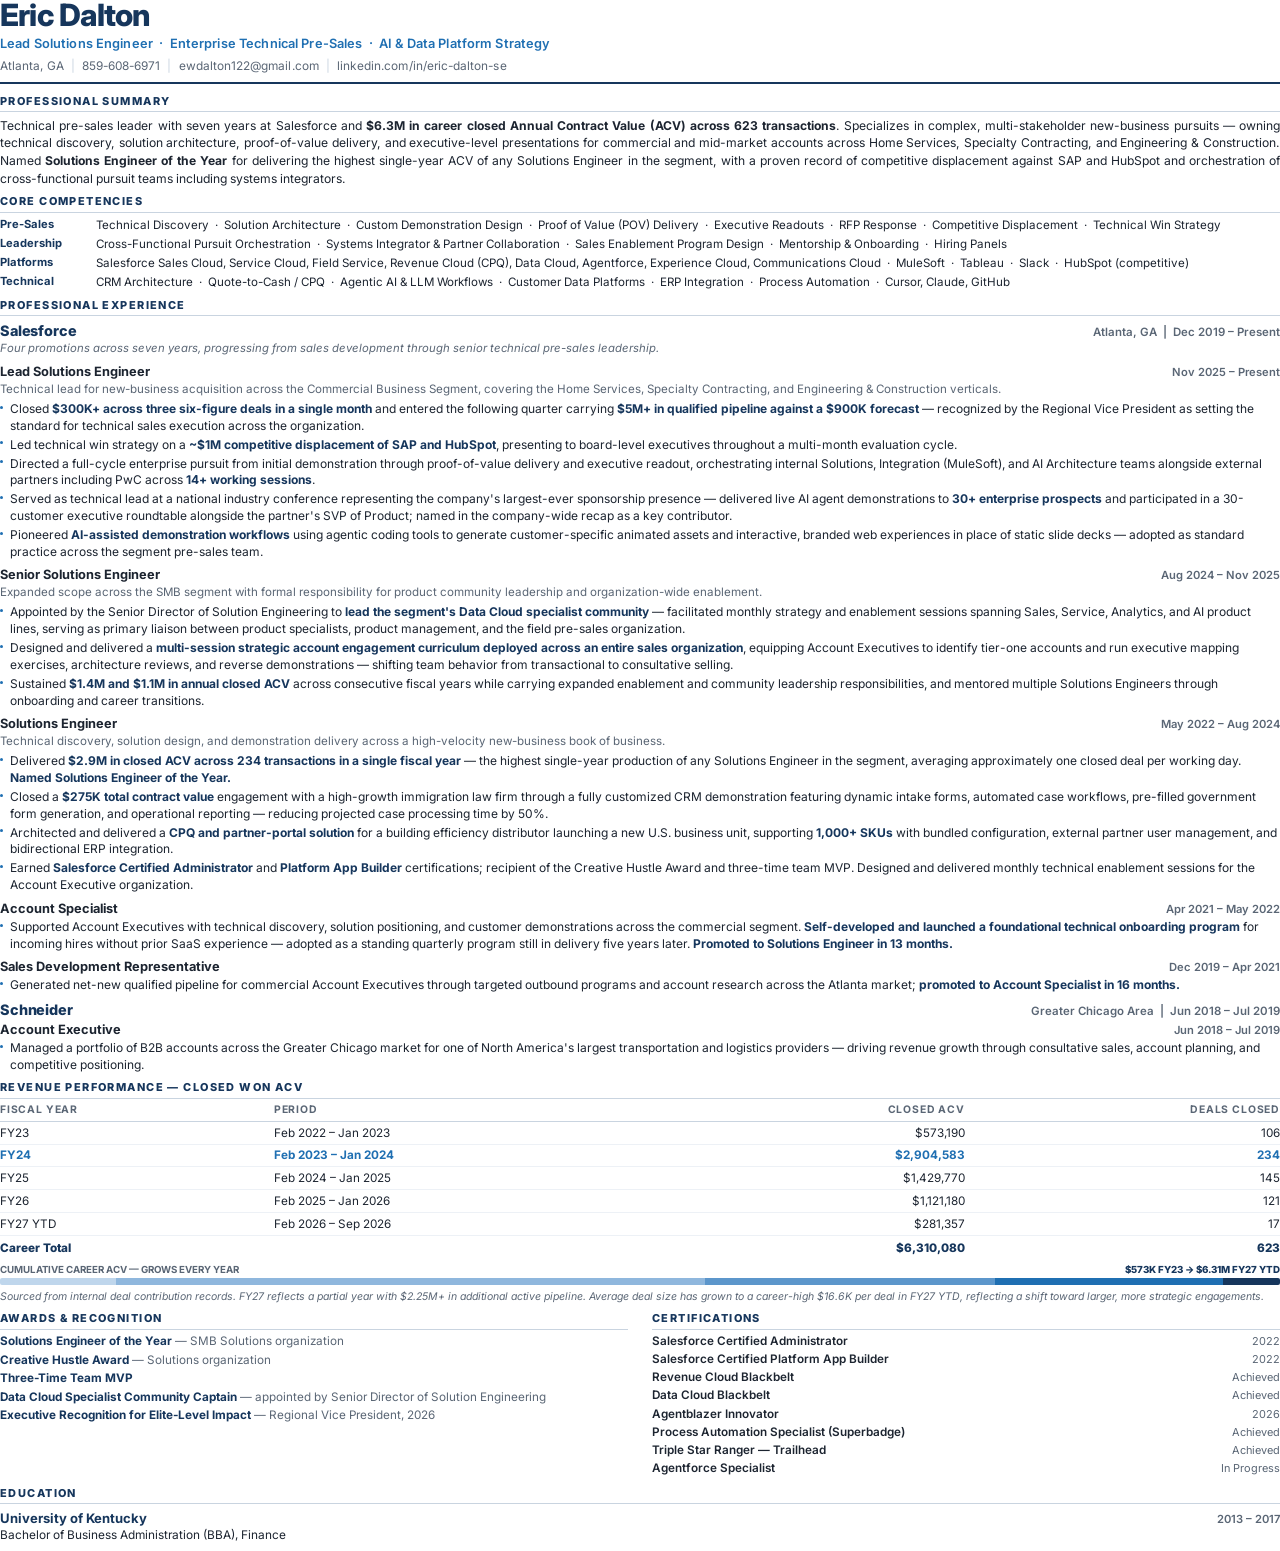
<file: resume.html>
<!DOCTYPE html>
<!--
  SYNC WARNING: this file is a separate, hand-authored copy of the résumé —
  it is NOT generated from the same source as Eric-Dalton-Resume.pdf (built
  by the reportlab/Python script elsewhere in this project). The two have
  drifted out of sync before (see the Revenue Performance section). Whenever
  you update one, check the other — content, numbers, and footnotes — and
  update it to match by hand. There is no shared data source today.
-->
<html lang="en">
<head>
<meta charset="UTF-8">
<title>Eric Dalton — Resume</title>
<link href="https://fonts.googleapis.com/css2?family=Inter:wght@400;500;600;700;800&display=swap" rel="stylesheet">
<style>
@page { size: letter; margin: 0.40in 0.55in; }

*, *::before, *::after { box-sizing: border-box; margin: 0; padding: 0; }

:root {
  --navy:   #16365C;
  --accent: #1F6FB2;
  --rule:   #C9D4E0;
  --text:   #1C2430;
  --muted:  #5A6675;
}

body {
  font-family: 'Inter', 'Helvetica Neue', Arial, sans-serif;
  font-size: 9.1pt;
  line-height: 1.38;
  color: var(--text);
  -webkit-font-smoothing: antialiased;
}

/* ── HEADER ─────────────────────────────── */
header { border-bottom: 2.5px solid var(--navy); padding-bottom: 7px; margin-bottom: 10px; }

.name {
  font-size: 23pt;
  font-weight: 800;
  letter-spacing: -0.025em;
  color: var(--navy);
  line-height: 1;
  margin-bottom: 4px;
}

.headline {
  font-size: 9.6pt;
  font-weight: 600;
  color: var(--accent);
  letter-spacing: 0.01em;
  margin-bottom: 6px;
}

.contact {
  font-size: 8.9pt;
  color: var(--muted);
  letter-spacing: 0.005em;
}
.contact span { white-space: nowrap; }
.contact .sep { color: var(--rule); margin: 0 7px; }
.contact a { color: inherit; text-decoration: none; }
.contact a:hover { text-decoration: underline; }

/* ── SECTIONS ───────────────────────────── */
section { margin-bottom: 7px; }

h2 {
  font-size: 8.2pt;
  font-weight: 800;
  text-transform: uppercase;
  letter-spacing: 0.13em;
  color: var(--navy);
  padding-bottom: 2.5px;
  margin-bottom: 4.5px;
  border-bottom: 1px solid var(--rule);
}

.summary { font-size: 9.1pt; line-height: 1.45; text-align: justify; }

/* ── COMPETENCIES ───────────────────────── */
.comp-row { display: flex; gap: 10px; margin-bottom: 2.8px; font-size: 8.7pt; line-height: 1.4; }
.comp-label {
  flex: 0 0 86px;
  font-weight: 700;
  color: var(--navy);
  font-size: 8.4pt;
}
.comp-val { flex: 1; color: var(--text); }

/* ── EMPLOYER ───────────────────────────── */
.employer { margin-bottom: 6px; }
.employer:last-child { margin-bottom: 0; }

.emp-head { display: flex; justify-content: space-between; align-items: baseline; margin-bottom: 1px; }
.emp-name { font-size: 10.8pt; font-weight: 800; color: var(--navy); letter-spacing: -0.01em; }
.emp-meta { font-size: 8.6pt; font-weight: 600; color: var(--muted); white-space: nowrap; }
.emp-note { font-size: 8.5pt; color: var(--muted); font-style: italic; margin-bottom: 5.5px; }

/* ── ROLE ───────────────────────────────── */
.role { margin-bottom: 5.5px; }
.role-head { break-after: avoid; }
.role:last-child { margin-bottom: 0; }

.role-head { display: flex; justify-content: space-between; align-items: baseline; margin-bottom: 1.5px; }
.role-title { font-size: 9.6pt; font-weight: 700; color: var(--text); }
.role-dates { font-size: 8.4pt; font-weight: 600; color: var(--muted); white-space: nowrap; }
.role-scope { font-size: 8.7pt; color: var(--muted); margin-bottom: 3px; line-height: 1.38; }

ul { list-style: none; }
li {
  position: relative;
  padding-left: 10px;
  margin-bottom: 2.2px;
  font-size: 9pt;
  line-height: 1.4;
}
li:last-child { margin-bottom: 0; }
li { break-inside: avoid; }
li::before {
  content: '';
  position: absolute;
  left: 0; top: 4.8px;
  width: 3px; height: 3px;
  border-radius: 50%;
  background: var(--accent);
}
li strong { font-weight: 700; color: var(--navy); }

/* ── PERFORMANCE TABLE ──────────────────── */
table { width: 100%; border-collapse: collapse; font-size: 8.8pt; }
th {
  text-align: left;
  font-size: 7.8pt;
  font-weight: 700;
  text-transform: uppercase;
  letter-spacing: 0.08em;
  color: var(--muted);
  padding: 0 0 3px;
  border-bottom: 1px solid var(--rule);
}
th.r, td.r { text-align: right; }
td { padding: 2.8px 0; border-bottom: 1px solid #EDF1F6; }
tr:last-child td { border-bottom: none; }
tr.total td {
  font-weight: 800;
  color: var(--navy);
  border-top: 1.5px solid var(--navy);
  border-bottom: none;
  padding-top: 4px;
}
.peak { color: var(--accent); font-weight: 700; }
.tbl-note { font-size: 7.9pt; color: var(--muted); font-style: italic; margin-top: 4px; line-height: 1.35; }

/* ── CUMULATIVE ACV STRIP ───────────────── */
/* The table alone makes FY24 look like the high point the career has been
   declining from since. This single bar — segmented by each year's share
   of the career total and shaded light-to-dark left to right, paired with
   the FY23 -> FY27 YTD cumulative-total callout above it — tells the
   "continuous progress" story instead: same intent as the PDF's cumulative-
   ACV chart line, kept to 2 compact lines so it doesn't push this print-
   constrained page past its existing page count. Plain CSS, renders
   identically on screen and in print — no JS/canvas dependency. */
.cum-strip { margin: 4px 0 5px; -webkit-print-color-adjust: exact; print-color-adjust: exact; }
.cum-strip-label {
  display: flex; justify-content: space-between; align-items: baseline;
  font-size: 7.3pt; font-weight: 700; color: var(--muted); margin-bottom: 1.8px;
}
.cum-strip-label .cum-growth { color: var(--navy); font-weight: 800; }
.cum-bar { display: flex; height: 7px; border-radius: 2px; overflow: hidden; }
.cum-seg { display: block; height: 100%; }
.cum-seg:nth-child(1) { background: #BFD6EC; }
.cum-seg:nth-child(2) { background: #8FB7DD; }
.cum-seg:nth-child(3) { background: #5C96CB; }
.cum-seg:nth-child(4) { background: var(--accent); }
.cum-seg:nth-child(5) { background: var(--navy); }

/* ── TWO-COLUMN BLOCK ───────────────────── */
.two-col { display: flex; gap: 24px; }
.two-col > div { flex: 1; }

.award { margin-bottom: 2.9px; font-size: 8.8pt; line-height: 1.33; }
.award-name { font-weight: 700; color: var(--navy); }
.award-detail { color: var(--muted); }

.cert { display: flex; justify-content: space-between; gap: 10px; margin-bottom: 2.6px; font-size: 8.8pt; line-height: 1.32; }
.cert-name { font-weight: 600; }
.cert-yr { color: var(--muted); font-size: 8.2pt; white-space: nowrap; flex-shrink: 0; }

/* ── EDUCATION ──────────────────────────── */
.edu-head { display: flex; justify-content: space-between; align-items: baseline; }
.edu-school { font-size: 9.8pt; font-weight: 700; color: var(--navy); }
.edu-dates { font-size: 8.4pt; font-weight: 600; color: var(--muted); }
.edu-degree { font-size: 8.9pt; color: var(--text); }

.pg-break { break-before: page; }
</style>
</head>
<body>

<header>
  <div class="name">Eric Dalton</div>
  <div class="headline">Lead Solutions Engineer &nbsp;·&nbsp; Enterprise Technical Pre-Sales &nbsp;·&nbsp; AI &amp; Data Platform Strategy</div>
  <div class="contact">
    <span>Atlanta, GA</span><span class="sep">|</span><a href="tel:+18596086971">859-608-6971</a><span class="sep">|</span><a href="mailto:ewdalton122@gmail.com">ewdalton122@gmail.com</a><span class="sep">|</span><span>linkedin.com/in/eric-dalton-se</span>
  </div>
</header>

<section>
  <h2>Professional Summary</h2>
  <p class="summary">Technical pre-sales leader with seven years at Salesforce and <strong>$6.3M in career closed Annual Contract Value (ACV) across 623 transactions</strong>. Specializes in complex, multi-stakeholder new-business pursuits — owning technical discovery, solution architecture, proof-of-value delivery, and executive-level presentations for commercial and mid-market accounts across Home Services, Specialty Contracting, and Engineering &amp; Construction. Named <strong>Solutions Engineer of the Year</strong> for delivering the highest single-year ACV of any Solutions Engineer in the segment, with a proven record of competitive displacement against SAP and HubSpot and orchestration of cross-functional pursuit teams including systems integrators.</p>
</section>

<section>
  <h2>Core Competencies</h2>
  <div class="comp-row">
    <div class="comp-label">Pre-Sales</div>
    <div class="comp-val">Technical Discovery &nbsp;·&nbsp; Solution Architecture &nbsp;·&nbsp; Custom Demonstration Design &nbsp;·&nbsp; Proof of Value (POV) Delivery &nbsp;·&nbsp; Executive Readouts &nbsp;·&nbsp; RFP Response &nbsp;·&nbsp; Competitive Displacement &nbsp;·&nbsp; Technical Win Strategy</div>
  </div>
  <div class="comp-row">
    <div class="comp-label">Leadership</div>
    <div class="comp-val">Cross-Functional Pursuit Orchestration &nbsp;·&nbsp; Systems Integrator &amp; Partner Collaboration &nbsp;·&nbsp; Sales Enablement Program Design &nbsp;·&nbsp; Mentorship &amp; Onboarding &nbsp;·&nbsp; Hiring Panels</div>
  </div>
  <div class="comp-row">
    <div class="comp-label">Platforms</div>
    <div class="comp-val">Salesforce Sales Cloud, Service Cloud, Field Service, Revenue Cloud (CPQ), Data Cloud, Agentforce, Experience Cloud, Communications Cloud &nbsp;·&nbsp; MuleSoft &nbsp;·&nbsp; Tableau &nbsp;·&nbsp; Slack &nbsp;·&nbsp; HubSpot (competitive)</div>
  </div>
  <div class="comp-row">
    <div class="comp-label">Technical</div>
    <div class="comp-val">CRM Architecture &nbsp;·&nbsp; Quote-to-Cash / CPQ &nbsp;·&nbsp; Agentic AI &amp; LLM Workflows &nbsp;·&nbsp; Customer Data Platforms &nbsp;·&nbsp; ERP Integration &nbsp;·&nbsp; Process Automation &nbsp;·&nbsp; Cursor, Claude, GitHub</div>
  </div>
</section>

<section>
  <h2>Professional Experience</h2>

  <div class="employer">
    <div class="emp-head">
      <div class="emp-name">Salesforce</div>
      <div class="emp-meta">Atlanta, GA &nbsp;|&nbsp; Dec 2019 – Present</div>
    </div>
    <div class="emp-note">Four promotions across seven years, progressing from sales development through senior technical pre-sales leadership.</div>

    <div class="role">
      <div class="role-head">
        <div class="role-title">Lead Solutions Engineer</div>
        <div class="role-dates">Nov 2025 – Present</div>
      </div>
      <div class="role-scope">Technical lead for new-business acquisition across the Commercial Business Segment, covering the Home Services, Specialty Contracting, and Engineering &amp; Construction verticals.</div>
      <ul>
        <li>Closed <strong>$300K+ across three six-figure deals in a single month</strong> and entered the following quarter carrying <strong>$5M+ in qualified pipeline against a $900K forecast</strong> — recognized by the Regional Vice President as setting the standard for technical sales execution across the organization.</li>
        <li>Led technical win strategy on a <strong>~$1M competitive displacement of SAP and HubSpot</strong>, presenting to board-level executives throughout a multi-month evaluation cycle.</li>
        <li>Directed a full-cycle enterprise pursuit from initial demonstration through proof-of-value delivery and executive readout, orchestrating internal Solutions, Integration (MuleSoft), and AI Architecture teams alongside external partners including PwC across <strong>14+ working sessions</strong>.</li>
        <li>Served as technical lead at a national industry conference representing the company's largest-ever sponsorship presence — delivered live AI agent demonstrations to <strong>30+ enterprise prospects</strong> and participated in a 30-customer executive roundtable alongside the partner's SVP of Product; named in the company-wide recap as a key contributor.</li>
        <li>Pioneered <strong>AI-assisted demonstration workflows</strong> using agentic coding tools to generate customer-specific animated assets and interactive, branded web experiences in place of static slide decks — adopted as standard practice across the segment pre-sales team.</li>
      </ul>
    </div>

    <div class="role">
      <div class="role-head">
        <div class="role-title">Senior Solutions Engineer</div>
        <div class="role-dates">Aug 2024 – Nov 2025</div>
      </div>
      <div class="role-scope">Expanded scope across the SMB segment with formal responsibility for product community leadership and organization-wide enablement.</div>
      <ul>
        <li>Appointed by the Senior Director of Solution Engineering to <strong>lead the segment's Data Cloud specialist community</strong> — facilitated monthly strategy and enablement sessions spanning Sales, Service, Analytics, and AI product lines, serving as primary liaison between product specialists, product management, and the field pre-sales organization.</li>
        <li>Designed and delivered a <strong>multi-session strategic account engagement curriculum deployed across an entire sales organization</strong>, equipping Account Executives to identify tier-one accounts and run executive mapping exercises, architecture reviews, and reverse demonstrations — shifting team behavior from transactional to consultative selling.</li>
        <li>Sustained <strong>$1.4M and $1.1M in annual closed ACV</strong> across consecutive fiscal years while carrying expanded enablement and community leadership responsibilities, and mentored multiple Solutions Engineers through onboarding and career transitions.</li>
      </ul>
    </div>

    <div class="role">
      <div class="role-head">
        <div class="role-title">Solutions Engineer</div>
        <div class="role-dates">May 2022 – Aug 2024</div>
      </div>
      <div class="role-scope">Technical discovery, solution design, and demonstration delivery across a high-velocity new-business book of business.</div>
      <ul>
        <li>Delivered <strong>$2.9M in closed ACV across 234 transactions in a single fiscal year</strong> — the highest single-year production of any Solutions Engineer in the segment, averaging approximately one closed deal per working day. <strong>Named Solutions Engineer of the Year.</strong></li>
        <li>Closed a <strong>$275K total contract value</strong> engagement with a high-growth immigration law firm through a fully customized CRM demonstration featuring dynamic intake forms, automated case workflows, pre-filled government form generation, and operational reporting — reducing projected case processing time by 50%.</li>
        <li>Architected and delivered a <strong>CPQ and partner-portal solution</strong> for a building efficiency distributor launching a new U.S. business unit, supporting <strong>1,000+ SKUs</strong> with bundled configuration, external partner user management, and bidirectional ERP integration.</li>
        <li>Earned <strong>Salesforce Certified Administrator</strong> and <strong>Platform App Builder</strong> certifications; recipient of the Creative Hustle Award and three-time team MVP. Designed and delivered monthly technical enablement sessions for the Account Executive organization.</li>
      </ul>
    </div>

    <div class="role">
      <div class="role-head">
        <div class="role-title">Account Specialist</div>
        <div class="role-dates">Apr 2021 – May 2022</div>
      </div>
      <ul>
        <li>Supported Account Executives with technical discovery, solution positioning, and customer demonstrations across the commercial segment. <strong>Self-developed and launched a foundational technical onboarding program</strong> for incoming hires without prior SaaS experience — adopted as a standing quarterly program still in delivery five years later. <strong>Promoted to Solutions Engineer in 13 months.</strong></li>
      </ul>
    </div>

    <div class="role">
      <div class="role-head">
        <div class="role-title">Sales Development Representative</div>
        <div class="role-dates">Dec 2019 – Apr 2021</div>
      </div>
      <ul>
        <li>Generated net-new qualified pipeline for commercial Account Executives through targeted outbound programs and account research across the Atlanta market; <strong>promoted to Account Specialist in 16 months.</strong></li>
      </ul>
    </div>
  </div>

  <div class="employer">
    <div class="emp-head">
      <div class="emp-name">Schneider</div>
      <div class="emp-meta">Greater Chicago Area &nbsp;|&nbsp; Jun 2018 – Jul 2019</div>
    </div>
    <div class="role">
      <div class="role-head">
        <div class="role-title">Account Executive</div>
        <div class="role-dates">Jun 2018 – Jul 2019</div>
      </div>
      <ul>
        <li>Managed a portfolio of B2B accounts across the Greater Chicago market for one of North America's largest transportation and logistics providers — driving revenue growth through consultative sales, account planning, and competitive positioning.</li>
      </ul>
    </div>
  </div>
</section>

<section>
  <h2>Revenue Performance — Closed Won ACV</h2>
  <table>
    <thead>
      <tr><th>Fiscal Year</th><th>Period</th><th class="r">Closed ACV</th><th class="r">Deals Closed</th></tr>
    </thead>
    <tbody>
      <tr><td>FY23</td><td>Feb 2022 – Jan 2023</td><td class="r">$573,190</td><td class="r">106</td></tr>
      <tr><td class="peak">FY24</td><td class="peak">Feb 2023 – Jan 2024</td><td class="r peak">$2,904,583</td><td class="r peak">234</td></tr>
      <tr><td>FY25</td><td>Feb 2024 – Jan 2025</td><td class="r">$1,429,770</td><td class="r">145</td></tr>
      <tr><td>FY26</td><td>Feb 2025 – Jan 2026</td><td class="r">$1,121,180</td><td class="r">121</td></tr>
      <tr><td>FY27 YTD</td><td>Feb 2026 – Sep 2026</td><td class="r">$281,357</td><td class="r">17</td></tr>
      <tr class="total"><td>Career Total</td><td></td><td class="r">$6,310,080</td><td class="r">623</td></tr>
    </tbody>
  </table>
  <div class="cum-strip">
    <div class="cum-strip-label">
      <span>CUMULATIVE CAREER ACV — GROWS EVERY YEAR</span>
      <span class="cum-growth">$573K FY23 &rarr; $6.31M FY27 YTD</span>
    </div>
    <div class="cum-bar">
      <span class="cum-seg" style="width:9.08%"></span>
      <span class="cum-seg" style="width:46.03%"></span>
      <span class="cum-seg" style="width:22.66%"></span>
      <span class="cum-seg" style="width:17.78%"></span>
      <span class="cum-seg" style="width:4.46%"></span>
    </div>
  </div>
  <div class="tbl-note">Sourced from internal deal contribution records. FY27 reflects a partial year with $2.25M+ in additional active pipeline. Average deal size has grown to a career-high $16.6K per deal in FY27 YTD, reflecting a shift toward larger, more strategic engagements.</div>
</section>

<section>
  <div class="two-col">
    <div>
      <h2>Awards &amp; Recognition</h2>
      <div class="award"><span class="award-name">Solutions Engineer of the Year</span> <span class="award-detail">— SMB Solutions organization</span></div>
      <div class="award"><span class="award-name">Creative Hustle Award</span> <span class="award-detail">— Solutions organization</span></div>
      <div class="award"><span class="award-name">Three-Time Team MVP</span></div>
      <div class="award"><span class="award-name">Data Cloud Specialist Community Captain</span> <span class="award-detail">— appointed by Senior Director of Solution Engineering</span></div>
      <div class="award"><span class="award-name">Executive Recognition for Elite-Level Impact</span> <span class="award-detail">— Regional Vice President, 2026</span></div>
    </div>
    <div>
      <h2>Certifications</h2>
      <div class="cert"><span class="cert-name">Salesforce Certified Administrator</span><span class="cert-yr">2022</span></div>
      <div class="cert"><span class="cert-name">Salesforce Certified Platform App Builder</span><span class="cert-yr">2022</span></div>
      <div class="cert"><span class="cert-name">Revenue Cloud Blackbelt</span><span class="cert-yr">Achieved</span></div>
      <div class="cert"><span class="cert-name">Data Cloud Blackbelt</span><span class="cert-yr">Achieved</span></div>
      <div class="cert"><span class="cert-name">Agentblazer Innovator</span><span class="cert-yr">2026</span></div>
      <div class="cert"><span class="cert-name">Process Automation Specialist (Superbadge)</span><span class="cert-yr">Achieved</span></div>
      <div class="cert"><span class="cert-name">Triple Star Ranger — Trailhead</span><span class="cert-yr">Achieved</span></div>
      <div class="cert"><span class="cert-name">Agentforce Specialist</span><span class="cert-yr">In Progress</span></div>
    </div>
  </div>
</section>

<section>
  <h2>Education</h2>
  <div class="edu-head">
    <div class="edu-school">University of Kentucky</div>
    <div class="edu-dates">2013 – 2017</div>
  </div>
  <div class="edu-degree">Bachelor of Business Administration (BBA), Finance</div>
</section>

</body>
</html>
</file>
